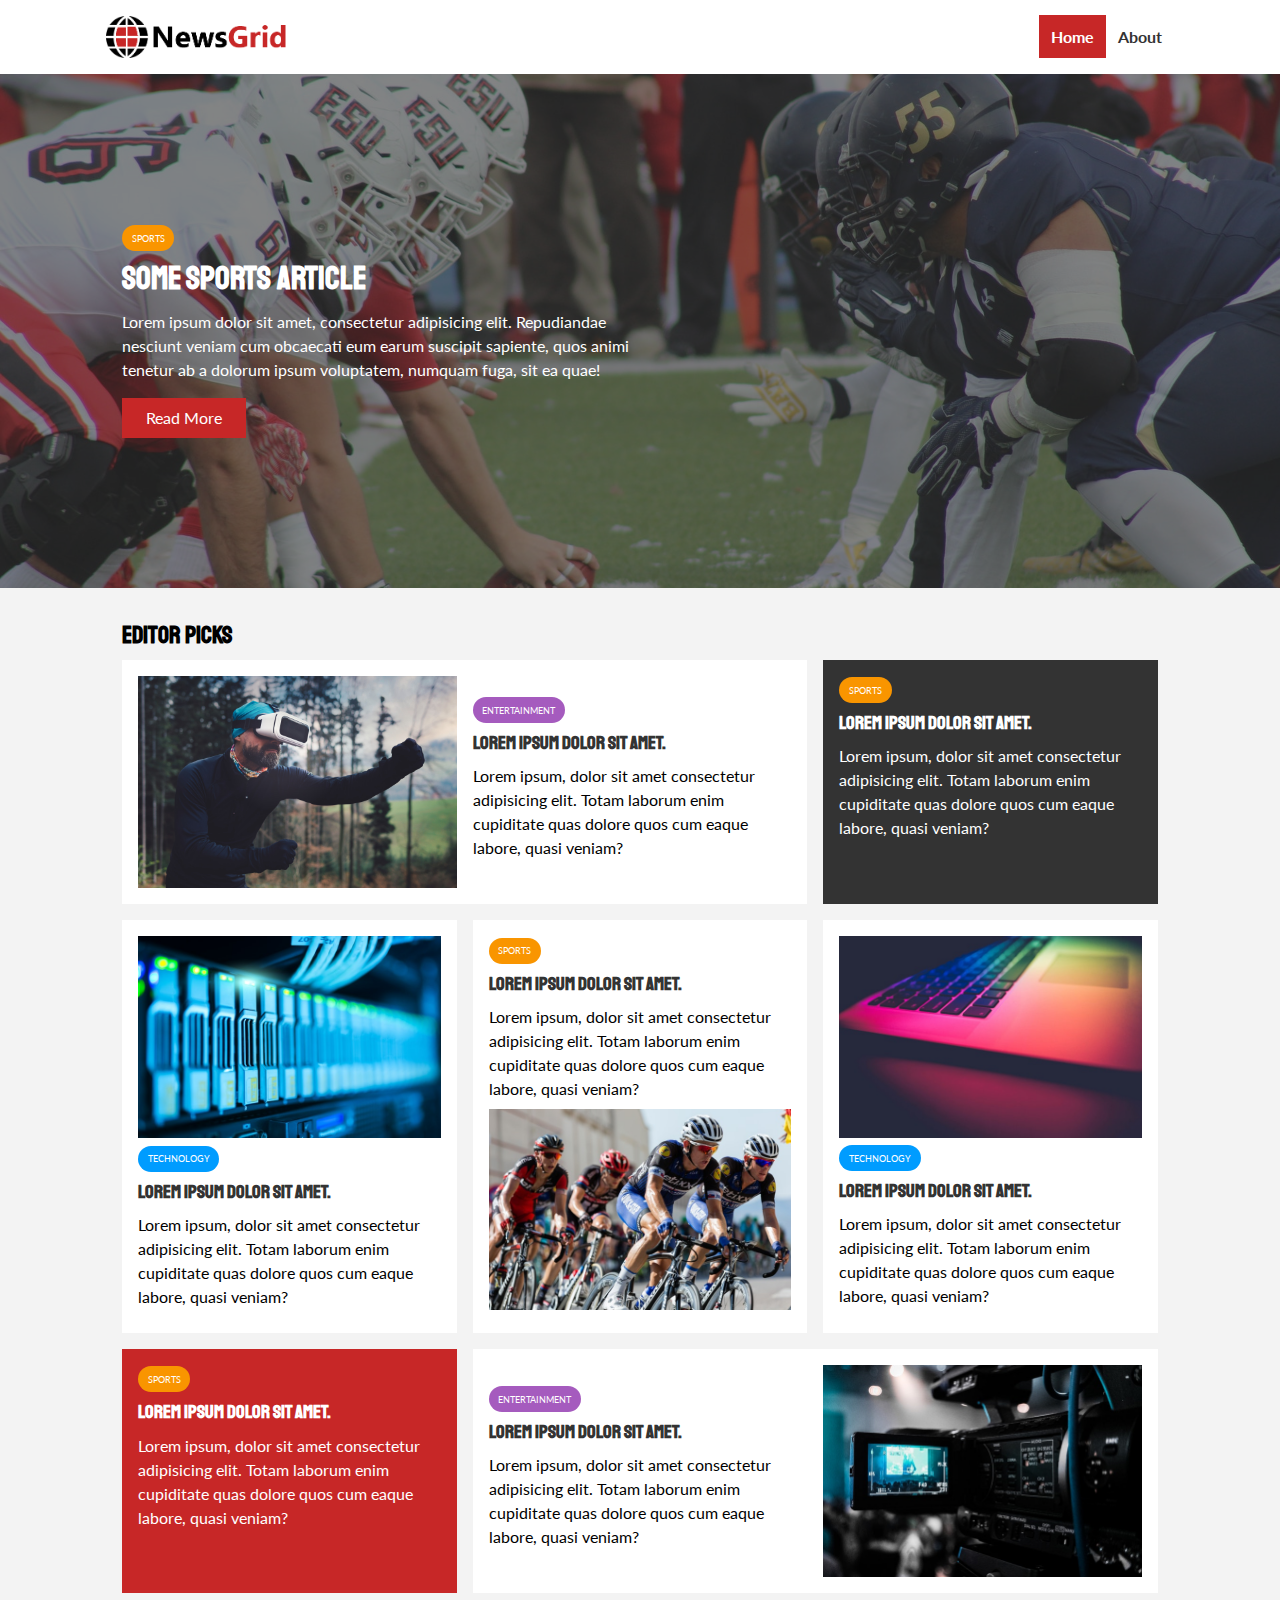
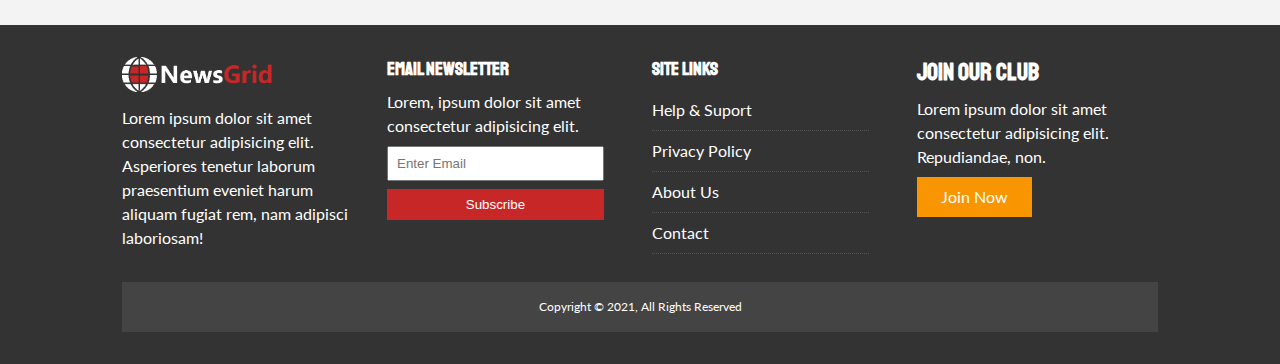
<file: index.html>
<!DOCTYPE html>
<html lang="en">
<head>
    <meta charset="UTF-8">
    <meta http-equiv="X-UA-Compatible" content="IE=edge">
    <meta name="viewport" content="width=device-width, initial-scale=1.0">
    <link rel="stylesheet" href="https://use.fontawesome.com/releases/v5.15.3/css/all.css" integrity="sha384-SZXxX4whJ79/gErwcOYf+zWLeJdY/qpuqC4cAa9rOGUstPomtqpuNWT9wdPEn2fk" crossorigin="anonymous">
    <link rel="preconnect" href="https://fonts.gstatic.com">
    <link href="https://fonts.googleapis.com/css2?family=Lato&family=Staatliches&display=swap" rel="stylesheet">
    <link rel="stylesheet" href="css/style.css">
    <link rel="stylesheet" media="screen and (max-width: 768px)" href="css/moblile.css">
    <link rel="shortcut icon" type="image/x-icon" href="favicon.ico">
    <title>NewsGrid | Latest News</title>
</head>
<body>
    <nav id="main-nav">
        <div class="container">
            <img src="img/logo.png" alt="NewsGrid" class="logo">
            <div class="social">
                <a href="http://facebook.com" target="_blank"><i class="fab fa-facebook fa-2x"></i></a>
                <a href="http://twitter.com" target="_blank"><i class="fab fa-twitter fa-2x"></i></a>
                <a href="http://instagram.com" target="_blank"><i class="fab fa-instagram fa-2x"></i></a>
                <a href="http://youtube.com" target="_blank"><i class="fab fa-youtube fa-2x"></i></a>
            </div>
            <ul>
                <li><a href="index.html" class="current">Home</a></li>
                <li><a href="about.html">About</a></li>
            </ul>
        </div>
    </nav>

    <!-- Showcase -->
    <header id="showcase">
        <div class="container">
            <div class="showcase-container">
                <div class="showcase-content">
                    <div class="category category-sports">Sports</div>
                    <h1>Some Sports Article</h1>
                    <p>Lorem ipsum dolor sit amet, consectetur adipisicing elit. Repudiandae nesciunt veniam cum obcaecati eum earum suscipit sapiente, quos animi tenetur ab a dolorum ipsum voluptatem, numquam fuga, sit ea quae!</p>
                    <a href="#article.html" class="btn btn-primary">Read More</a>
                </div>
            </div>
        </div>
    </header>

    <!-- Home Articles -->
    <section id="home-articles" class="py-2">
        <div class="container">
            <h2>Editor Picks</h2>
            <div class="articles-container">
                <article class="card">
                    <img src="img/articles/ent1.jpg" alt="">
                    <div>
                        <div class="category category-ent">Entertainment</div>
                        <h3>
                            <a href="article.html">Lorem ipsum dolor sit amet.</a>
                        </h3>
                        <p>Lorem ipsum, dolor sit amet consectetur adipisicing elit. Totam laborum enim cupiditate quas dolore quos cum eaque labore, quasi veniam?</p>
                    </div>
                </article>
                <article class="card bg-dark">                   
                    <div class="category category-sports">Sports</div>
                    <h3>
                        <a href="article.html">Lorem ipsum dolor sit amet.</a>
                    </h3>
                    <p>Lorem ipsum, dolor sit amet consectetur adipisicing elit. Totam laborum enim cupiditate quas dolore quos cum eaque labore, quasi veniam?</p>                   
                </article>
                <article class="card">   
                    <img src="img/articles/tech1.jpg" alt="">                
                    <div class="category category-tech">Technology</div>
                    <h3>
                        <a href="article.html">Lorem ipsum dolor sit amet.</a>
                    </h3>
                    <p>Lorem ipsum, dolor sit amet consectetur adipisicing elit. Totam laborum enim cupiditate quas dolore quos cum eaque labore, quasi veniam?</p>                   
                </article>
                <article class="card">   
                    <div class="category category-sports">Sports</div>
                    <h3>
                        <a href="article.html">Lorem ipsum dolor sit amet.</a>
                    </h3>
                    <p>Lorem ipsum, dolor sit amet consectetur adipisicing elit. Totam laborum enim cupiditate quas dolore quos cum eaque labore, quasi veniam?</p>    
                    <img src="img/articles/sports1.jpg" alt="">                               
                </article>
                <article class="card">   
                    <img src="img/articles/tech2.jpg" alt="">                
                    <div class="category category-tech">Technology</div>
                    <h3>
                        <a href="article.html">Lorem ipsum dolor sit amet.</a>
                    </h3>
                    <p>Lorem ipsum, dolor sit amet consectetur adipisicing elit. Totam laborum enim cupiditate quas dolore quos cum eaque labore, quasi veniam?</p>                   
                </article>
                <article class="card bg-primary">                   
                    <div class="category category-sports">Sports</div>
                    <h3>
                        <a href="article.html">Lorem ipsum dolor sit amet.</a>
                    </h3>
                    <p>Lorem ipsum, dolor sit amet consectetur adipisicing elit. Totam laborum enim cupiditate quas dolore quos cum eaque labore, quasi veniam?</p>                   
                </article>
                <article class="card">
                    <div>
                        <div class="category category-ent">Entertainment</div>
                        <h3>
                            <a href="article.html">Lorem ipsum dolor sit amet.</a>
                        </h3>
                        <p>Lorem ipsum, dolor sit amet consectetur adipisicing elit. Totam laborum enim cupiditate quas dolore quos cum eaque labore, quasi veniam?</p>
                    </div>
                    <img src="img/articles/ent2.jpg" alt="">
                </article>
            </div>
        </div>
    </section>

    <!-- Footer -->
    <footer id="main-footer" class="py-2">
        <div class="container footer-container">
            <div>
                <img src="img/logo_light.png" alt="NewsGrid">
                <p>Lorem ipsum dolor sit amet consectetur adipisicing elit. Asperiores tenetur laborum praesentium eveniet harum aliquam fugiat rem, nam adipisci laboriosam!</p>
            </div>
            <div>
                <h3>Email Newsletter</h3>
                <p>Lorem, ipsum dolor sit amet consectetur adipisicing elit.</p>
                <form>
                    <input type="email" placeholder="Enter Email">
                    <input type="submit" value="Subscribe" class="btn btn-primary">
                </form>
            </div>
            <div>
                <h3>Site Links</h3>
                <ul class="list">
                    <li><a href="#">Help & Suport</a></li>
                    <li><a href="#">Privacy Policy</a></li>
                    <li><a href="#">About Us</a></li>
                    <li><a href="#">Contact</a></li>
                </ul>
            </div>
            <div>
                <h2>Join Our Club</h2>
                <p>Lorem ipsum dolor sit amet consectetur adipisicing elit. Repudiandae, non.</p>
                <a href="#" class="btn btn-secondary">Join Now</a>
            </div>
            <div>
                <p>
                    Copyright &copy; 2021, All Rights Reserved
                </p>
            </div>
        </div>
    </footer>
</body>
</html>
</file>
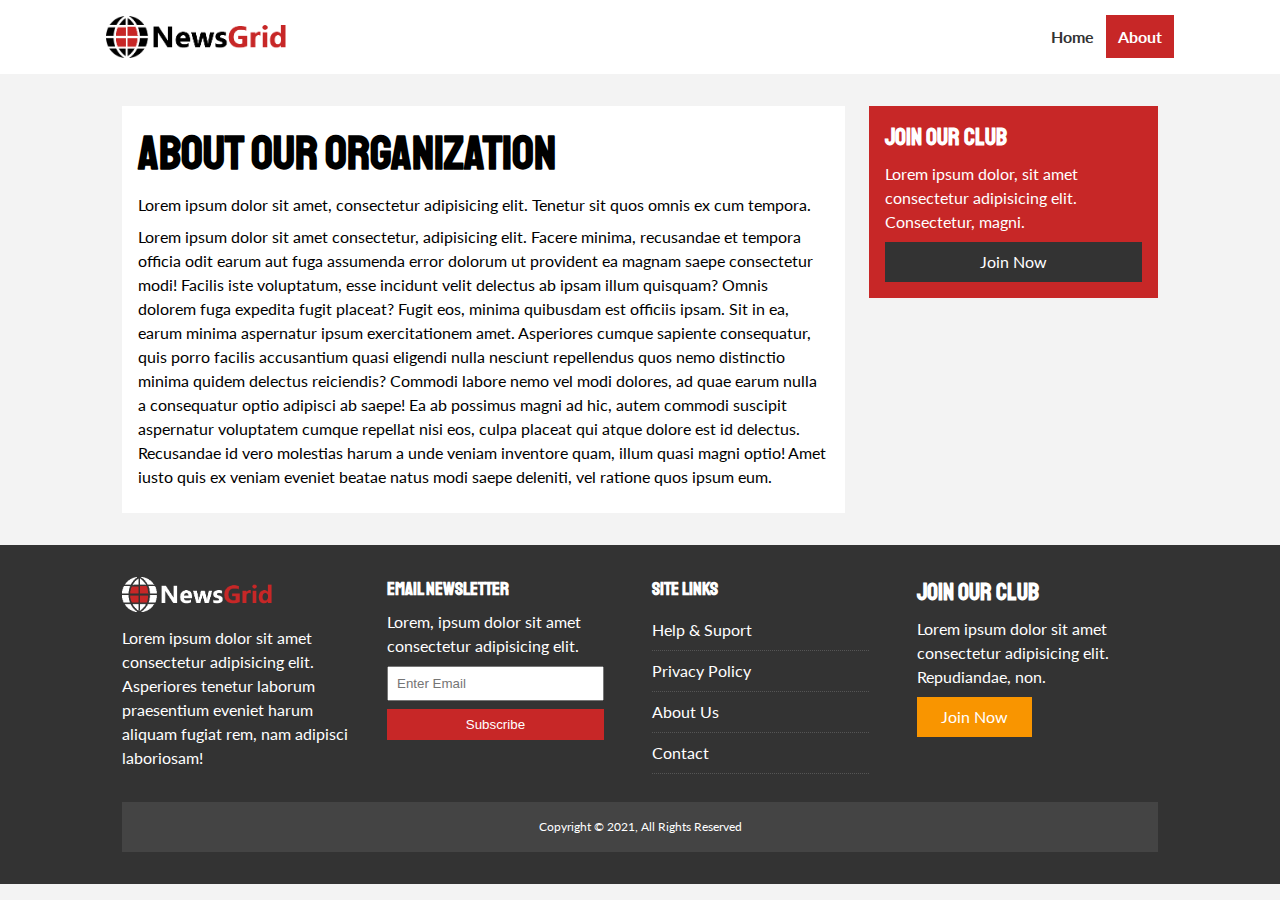
<file: about.html>
<!DOCTYPE html>
<html lang="en">
<head>
    <meta charset="UTF-8">
    <meta http-equiv="X-UA-Compatible" content="IE=edge">
    <meta name="viewport" content="width=device-width, initial-scale=1.0">
    <link rel="stylesheet" href="https://use.fontawesome.com/releases/v5.15.3/css/all.css" integrity="sha384-SZXxX4whJ79/gErwcOYf+zWLeJdY/qpuqC4cAa9rOGUstPomtqpuNWT9wdPEn2fk" crossorigin="anonymous">
    <link rel="preconnect" href="https://fonts.gstatic.com">
    <link href="https://fonts.googleapis.com/css2?family=Lato&family=Staatliches&display=swap" rel="stylesheet">
    <link rel="stylesheet" href="css/style.css">
    <link rel="stylesheet" media="screen and (max-width: 768px)" href="css/moblile.css">
    <link rel="shortcut icon" type="image/x-icon" href="favicon.ico">
    <title>NewsGrid | About</title>
</head>
<body>
    <nav id="main-nav">
        <div class="container">
            <img src="img/logo.png" alt="NewsGrid" class="logo">
            <div class="social">
                <a href="http://facebook.com" target="_blank"><i class="fab fa-facebook fa-2x"></i></a>
                <a href="http://twitter.com" target="_blank"><i class="fab fa-twitter fa-2x"></i></a>
                <a href="http://instagram.com" target="_blank"><i class="fab fa-instagram fa-2x"></i></a>
                <a href="http://youtube.com" target="_blank"><i class="fab fa-youtube fa-2x"></i></a>
            </div>
            <ul>
                <li><a href="index.html">Home</a></li>
                <li><a href="about.html" class="current">About</a></li>
            </ul>
        </div>
    </nav>

    <section id="about">
        <div class="container">
            <div class="page-container">
                <article class="card">
                    <h1 class="l-heading">About Our Organization</h1>
                    <p>Lorem ipsum dolor sit amet, consectetur adipisicing elit. Tenetur sit quos omnis ex cum tempora.</p>
                    <p>Lorem ipsum dolor sit amet consectetur, adipisicing elit. Facere minima, recusandae et tempora officia odit earum aut fuga assumenda error dolorum ut provident ea magnam saepe consectetur modi! Facilis iste voluptatum, esse incidunt velit delectus ab ipsam illum quisquam? Omnis dolorem fuga expedita fugit placeat? Fugit eos, minima quibusdam est officiis ipsam. Sit in ea, earum minima aspernatur ipsum exercitationem amet. Asperiores cumque sapiente consequatur, quis porro facilis accusantium quasi eligendi nulla nesciunt repellendus quos nemo distinctio minima quidem delectus reiciendis? Commodi labore nemo vel modi dolores, ad quae earum nulla a consequatur optio adipisci ab saepe! Ea ab possimus magni ad hic, autem commodi suscipit aspernatur voluptatem cumque repellat nisi eos, culpa placeat qui atque dolore est id delectus. Recusandae id vero molestias harum a unde veniam inventore quam, illum quasi magni optio! Amet iusto quis ex veniam eveniet beatae natus modi saepe deleniti, vel ratione quos ipsum eum.</p>
                </article>
                <aside class="card bg-primary">
                    <h2>Join Our Club</h2>
                    <p>Lorem ipsum dolor, sit amet consectetur adipisicing elit. Consectetur, magni.</p>
                    <a href="#" class="btn btn-dark btn-block">Join Now</a>
                </aside>
            </div>
        </div>
    </section>

    <!-- Footer -->
    <footer id="main-footer" class="py-2">
        <div class="container footer-container">
            <div>
                <img src="img/logo_light.png" alt="NewsGrid">
                <p>Lorem ipsum dolor sit amet consectetur adipisicing elit. Asperiores tenetur laborum praesentium eveniet harum aliquam fugiat rem, nam adipisci laboriosam!</p>
            </div>
            <div>
                <h3>Email Newsletter</h3>
                <p>Lorem, ipsum dolor sit amet consectetur adipisicing elit.</p>
                <form>
                    <input type="email" placeholder="Enter Email">
                    <input type="submit" value="Subscribe" class="btn btn-primary">
                </form>
            </div>
            <div>
                <h3>Site Links</h3>
                <ul class="list">
                    <li><a href="#">Help & Suport</a></li>
                    <li><a href="#">Privacy Policy</a></li>
                    <li><a href="#">About Us</a></li>
                    <li><a href="#">Contact</a></li>
                </ul>
            </div>
            <div>
                <h2>Join Our Club</h2>
                <p>Lorem ipsum dolor sit amet consectetur adipisicing elit. Repudiandae, non.</p>
                <a href="#" class="btn btn-secondary">Join Now</a>
            </div>
            <div>
                <p>
                    Copyright &copy; 2021, All Rights Reserved
                </p>
            </div>
        </div>
    </footer>
</body>
</html>
</file>
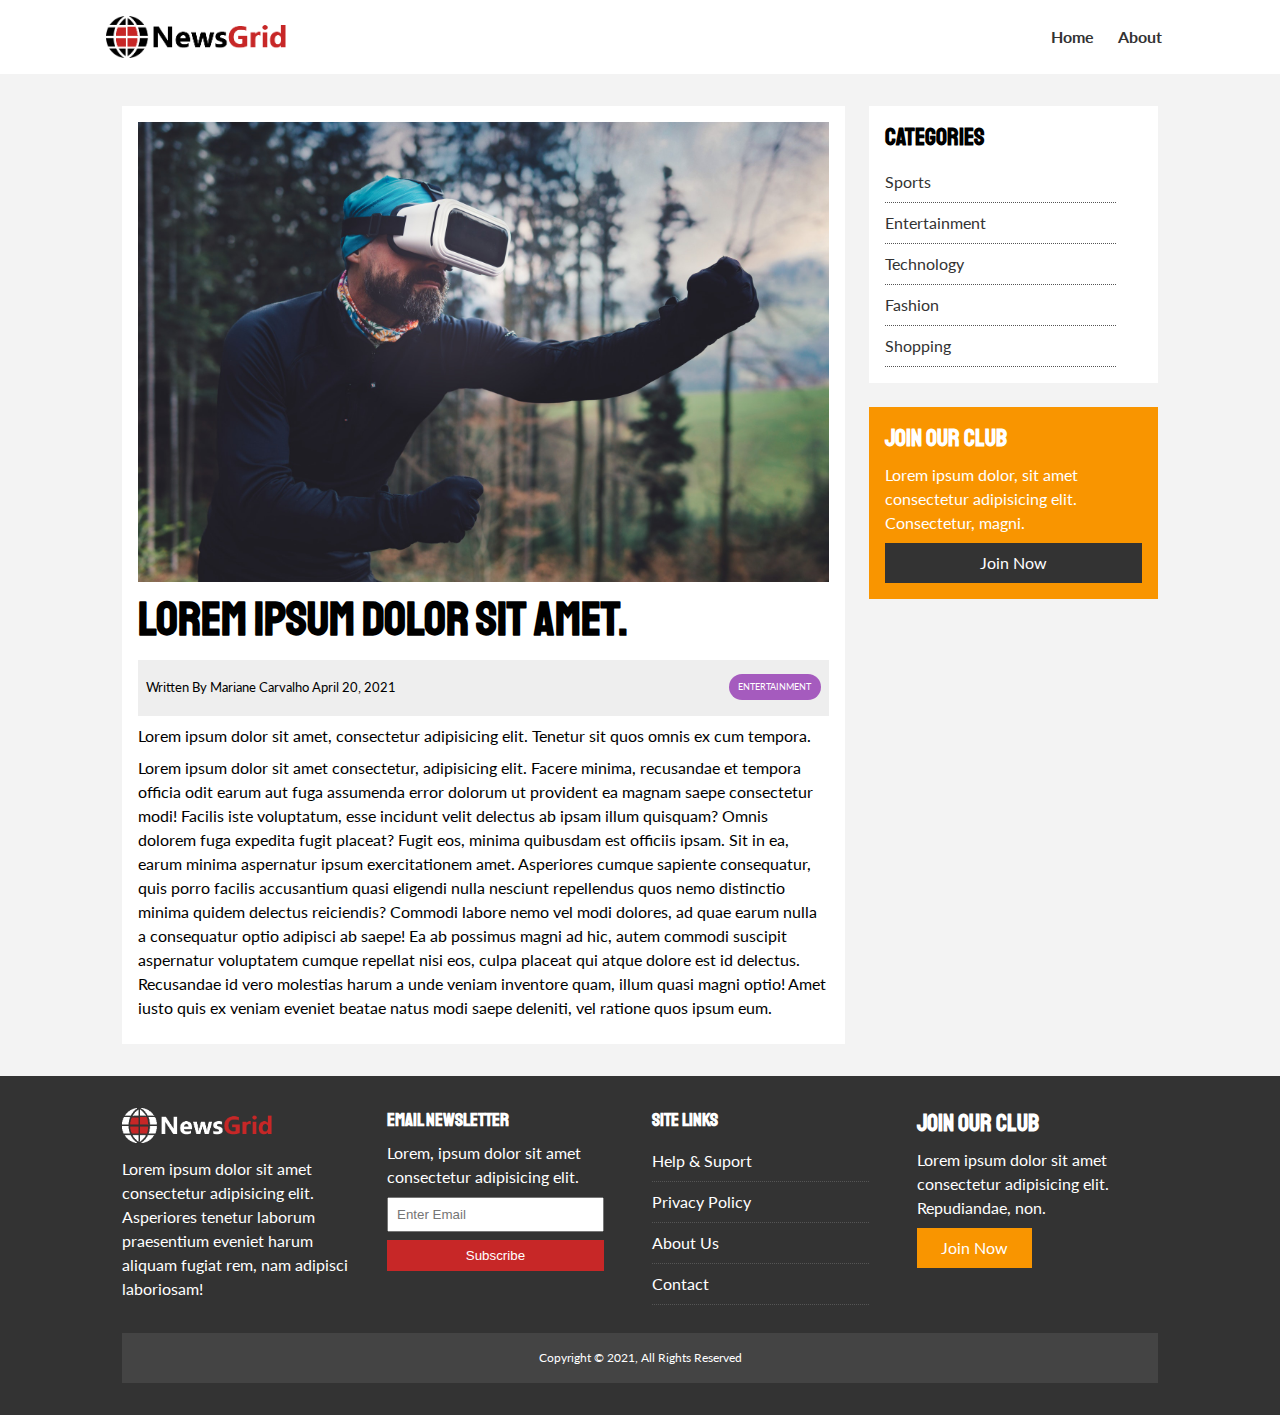
<file: article.html>
<!DOCTYPE html>
<html lang="en">
<head>
    <meta charset="UTF-8">
    <meta http-equiv="X-UA-Compatible" content="IE=edge">
    <meta name="viewport" content="width=device-width, initial-scale=1.0">
    <link rel="stylesheet" href="https://use.fontawesome.com/releases/v5.15.3/css/all.css" integrity="sha384-SZXxX4whJ79/gErwcOYf+zWLeJdY/qpuqC4cAa9rOGUstPomtqpuNWT9wdPEn2fk" crossorigin="anonymous">
    <link rel="preconnect" href="https://fonts.gstatic.com">
    <link href="https://fonts.googleapis.com/css2?family=Lato&family=Staatliches&display=swap" rel="stylesheet">
    <link rel="stylesheet" href="css/style.css">
    <link rel="stylesheet" media="screen and (max-width: 768px)" href="css/moblile.css">
    <link rel="shortcut icon" type="image/x-icon" href="favicon.ico">
    <title>NewsGrid | News</title>
</head>
<body>
    <nav id="main-nav">
        <div class="container">
            <img src="img/logo.png" alt="NewsGrid" class="logo">
            <div class="social">
                <a href="http://facebook.com" target="_blank"><i class="fab fa-facebook fa-2x"></i></a>
                <a href="http://twitter.com" target="_blank"><i class="fab fa-twitter fa-2x"></i></a>
                <a href="http://instagram.com" target="_blank"><i class="fab fa-instagram fa-2x"></i></a>
                <a href="http://youtube.com" target="_blank"><i class="fab fa-youtube fa-2x"></i></a>
            </div>
            <ul>
                <li><a href="index.html">Home</a></li>
                <li><a href="about.html">About</a></li>
            </ul>
        </div>
    </nav>

    <section id="article">
        <div class="container">
            <div class="page-container">
                <article class="card">
                    <img src="img/articles/ent1.jpg" alt="">
                    <h1 class="l-heading">Lorem ipsum dolor sit amet.</h1>
                    <div class="meta">
                        <small>
                            <i class="fas fa-user"></i> Written By Mariane Carvalho April 20, 2021
                        </small>
                        <div class="category category-ent">Entertainment</div>
                    </div>
                    <p>Lorem ipsum dolor sit amet, consectetur adipisicing elit. Tenetur sit quos omnis ex cum tempora.</p>
                    <p>Lorem ipsum dolor sit amet consectetur, adipisicing elit. Facere minima, recusandae et tempora officia odit earum aut fuga assumenda error dolorum ut provident ea magnam saepe consectetur modi! Facilis iste voluptatum, esse incidunt velit delectus ab ipsam illum quisquam? Omnis dolorem fuga expedita fugit placeat? Fugit eos, minima quibusdam est officiis ipsam. Sit in ea, earum minima aspernatur ipsum exercitationem amet. Asperiores cumque sapiente consequatur, quis porro facilis accusantium quasi eligendi nulla nesciunt repellendus quos nemo distinctio minima quidem delectus reiciendis? Commodi labore nemo vel modi dolores, ad quae earum nulla a consequatur optio adipisci ab saepe! Ea ab possimus magni ad hic, autem commodi suscipit aspernatur voluptatem cumque repellat nisi eos, culpa placeat qui atque dolore est id delectus. Recusandae id vero molestias harum a unde veniam inventore quam, illum quasi magni optio! Amet iusto quis ex veniam eveniet beatae natus modi saepe deleniti, vel ratione quos ipsum eum.</p>
                </article>

                <aside id="categories" class="card">
                    <h2>Categories</h2>
                    <ul class="list">
                        <li><a href="#"><i class="fas fa-chevron-right"></i> Sports</a></li>
                        <li><a href="#"><i class="fas fa-chevron-right"></i> Entertainment</a></li>
                        <li><a href="#"><i class="fas fa-chevron-right"></i> Technology</a></li>
                        <li><a href="#"><i class="fas fa-chevron-right"></i> Fashion</a></li>
                        <li><a href="#"><i class="fas fa-chevron-right"></i> Shopping</a></li>
                    </ul>
                </aside>

                <aside class="card bg-secondary">
                    <h2>Join Our Club</h2>
                    <p>Lorem ipsum dolor, sit amet consectetur adipisicing elit. Consectetur, magni.</p>
                    <a href="#" class="btn btn-dark btn-block">Join Now</a>
                </aside>
            </div>
        </div>
    </section>

    <!-- Footer -->
    <footer id="main-footer" class="py-2">
        <div class="container footer-container">
            <div>
                <img src="img/logo_light.png" alt="NewsGrid">
                <p>Lorem ipsum dolor sit amet consectetur adipisicing elit. Asperiores tenetur laborum praesentium eveniet harum aliquam fugiat rem, nam adipisci laboriosam!</p>
            </div>
            <div>
                <h3>Email Newsletter</h3>
                <p>Lorem, ipsum dolor sit amet consectetur adipisicing elit.</p>
                <form>
                    <input type="email" placeholder="Enter Email">
                    <input type="submit" value="Subscribe" class="btn btn-primary">
                </form>
            </div>
            <div>
                <h3>Site Links</h3>
                <ul class="list">
                    <li><a href="#">Help & Suport</a></li>
                    <li><a href="#">Privacy Policy</a></li>
                    <li><a href="#">About Us</a></li>
                    <li><a href="#">Contact</a></li>
                </ul>
            </div>
            <div>
                <h2>Join Our Club</h2>
                <p>Lorem ipsum dolor sit amet consectetur adipisicing elit. Repudiandae, non.</p>
                <a href="#" class="btn btn-secondary">Join Now</a>
            </div>
            <div>
                <p>
                    Copyright &copy; 2021, All Rights Reserved
                </p>
            </div>
        </div>
    </footer>
</body>
</html>
</file>
<file: css/style.css>
:root {
    --primary-color: #c72727;
    --secondary-color: #f99500;
    --light-color: #f3f3f3;
    --dark-color: #333;
    --max-width: 1100px;
}

.category {
    --sports-color: #f99500;
    --ent-color: #a55bbe;
    --tech-color: #009cff;
}

* {
    margin: 0;
    padding: 0;
    box-sizing: border-box;
}

body {
    font-family: 'Lato', sans-serif;
    line-height: 1.5;
    background: var(--light-color);
}

a {
    color: #333;
    text-decoration: none;
}

ul {
    list-style: none;
}

p {
    margin: .5rem 0;
}

img {
    width: 100%;
}

h1, h2, h3, h4, h5, h6 {
    font-family: 'Staatliches', cursive;
    margin-bottom: .55rem;
    line-height: 1.3;
}

/* Utilities */
.container {
    max-width: var(--max-width);
    margin: auto;
    padding: 0 2rem;
    overflow: hidden;
}

.category {
    display: inline-block;
    color: #fff;
    font-size: 0.55rem;
    text-transform: uppercase;
    padding: 0.4rem 0.6rem;
    border-radius: 15px;
    margin-bottom: 0.5rem;
}

.category-sports { background: var(--sports-color); }
.category-ent { background: var(--ent-color); }
.category-tech { background: var(--tech-color); }

.btn {
    display: inline-block;
    border: none;
    background: var(--dark-color);
    color: #fff;
    padding: 0.5rem 1.5rem;
}

.btn-light { background: var(--light-color); }
.btn-primary { background: var(--primary-color); }
.btn-secondary { background: var(--secondary-color); }

.btn:hover {
    opacity: 0.9;
}

.btn-block {
    display: block;
    width: 100%;
    text-align: center;
}

.card {
    background: #fff;
    padding: 1rem;
}

.bg-dark { 
    background: var(--dark-color); 
    color: #fff;
}

.bg-primary { 
    background: var(--primary-color); 
    color: #fff;
}

.bg-secondary { 
    background: var(--secondary-color);
    color: #fff; 
}

.bg-dark h1,
.bg-dark h2,
.bg-dark h2,
.bg-dark a,
.bg-primary h1,
.bg-primary h2,
.bg-primary h2,
.bg-primary a,
.bg-secondary h1,
.bg-secondary h2,
.bg-secondary h2,
.bg-secondary a {
    color: #fff;
}   

.py-1 { padding: 1.5rem 0; }
.py-2 { padding: 2rem 0; }
.py-3 { padding: 3rem 0; }
.p-1 { padding: 1.5rem; }
.p-2 { padding: 2rem; }
.p-3 { padding: 3rem; }

.l-heading {
    font-size: 3rem;
}

.list li {
    padding: 0.5rem 0;
    border-bottom: 1px dotted #555;
    width: 90%;
}

.list li a:hover {
    color: var(--primary-color) !important;
}

/* Inner Page Grid Container */
.page-container {
    display: grid;
    grid-template-columns: 5fr 2fr;
    margin: 2rem 0;
    grid-gap: 1.5rem;
}

.page-container > *:first-child {
    grid-row: 1 / span 3;
}

/* Navigation */
#main-nav {
    background: #fff;
    position: sticky; 
    top: 0;
    z-index: 2;
}

#main-nav .container {
    display: grid;
    grid-template-columns: 6fr 3fr 2fr;
    padding: 1rem;
    align-items: center;
}

#main-nav .logo {
    width: 180px;
}

#main-nav ul {
    justify-self: end;
    display: flex;
}

#main-nav ul li a {
    padding: 0.75rem;
    font-weight: bold;
}

#main-nav ul li a.current {
    background: var(--primary-color);
    color: #fff;
}

#main-nav ul li a:hover {
    background: var(--light-color);
    color: var(--dark-color);
}

#main-nav .social {
    justify-self: center;
}

#main-nav .social i {
    color: #777;
    margin-right: .5rem;
}

/* Showcase */
#showcase {
    color: #fff;
    background: #333;
    padding: 2rem;
    position: relative;
}

#showcase:before {
    content: '';
    background: url('../img/featured.jpg') no-repeat center center/cover;
    position: absolute;
    top: 0;
    left: 0;
    width: 100%;
    height: 100%;
    opacity: 0.4;
}

#showcase .showcase-container {
    display: grid;
    grid-template-columns: repeat(2, 1fr);
    justify-content: center;
    align-items: center;
    height: 50vh;
}

#showcase .showcase-content {
    z-index: 1;
}

#showcase .showcase-content p {
    margin-bottom: 1rem;
}

/* Home Articles */
#home-articles .articles-container {
    display: grid;
    grid-template-columns: repeat(3, 1fr);
    grid-gap: 1rem;
}

#home-articles .articles-container > *:first-child,
#home-articles .articles-container > *:last-child {
    display: grid;
    grid-template-columns: repeat(2, 1fr);
    grid-gap: 1rem;
    grid-column: 1 / span 2;
    align-items: center;
}

#home-articles .articles-container > *:last-child {
    grid-column: 2 / span 2;
}

#article .meta {
    display: flex;
    justify-content: space-between;
    align-items: center;
    background: #eee;
    padding: 0.5rem;
}

#article .meta .category {
    margin-top: 0.4rem; 
}

/* Footer */
#main-footer {
    background: var(--dark-color);
    color: #fff;
}

#main-footer img {
    width: 150px;
}

#main-footer a {
    color: #fff;
}

#main-footer .footer-container {
    display: grid;
    grid-template-columns: repeat(4, 1fr);
    grid-gap: 1.5rem;
}

#main-footer .footer-container > *:last-child {
    background: #444;
    grid-column: 1 / span 4;
    padding: .5rem;
    text-align:center; 
    font-size: 0.75rem; 
}

#main-footer .footer-container input[type='email'] {
    width: 90%;
    padding: 0.5rem;
    margin-bottom: 0.5rem;
}

#main-footer .footer-container input[type='submit'] {
    width: 90%;
}
</file>
<file: css/moblile.css>
/* Navigation */
#main-nav .social {
    display: none;
}

#main-nav .container {
    grid-template-columns: 1fr;
    grid-gap: 1.2rem;
}

#main-nav ul,
#main-nav .logo {
    justify-self: center;
}

#main-nav ul li a {
    padding: 0.5rem;
}

#home-articles .articles-container {
    grid-template-columns: repeat(2, 1fr);
}

#home-articles .articles-container > *:first-child,
#home-articles .articles-container > *:last-child {
    grid-template-columns: 1fr;
    grid-column: 1;
}

@media(max-width: 600px) {
    /* Stack Grid Items */
    #showcase .showcase-container,
    #home-articles .articles-container,
    #main-footer .footer-container {
        grid-template-columns: 1fr;
    }

    #main-footer .footer-container > *:last-child {
        grid-column: 1;
    }

    #main-footer .footer-container > *:first-child,
    #main-footer .footer-container > *:nth-child(2) {
        border-bottom: 1px dotted #444;
        padding-bottom: 1rem;
    }

    .page-container {
        grid-template-columns: 1fr;
        text-align: center;
    }

    .page-container > *:first-child {
        grid-row: 1;
    }

    .l-heading {
        font-size: 2rem;
    }
}
</file>
